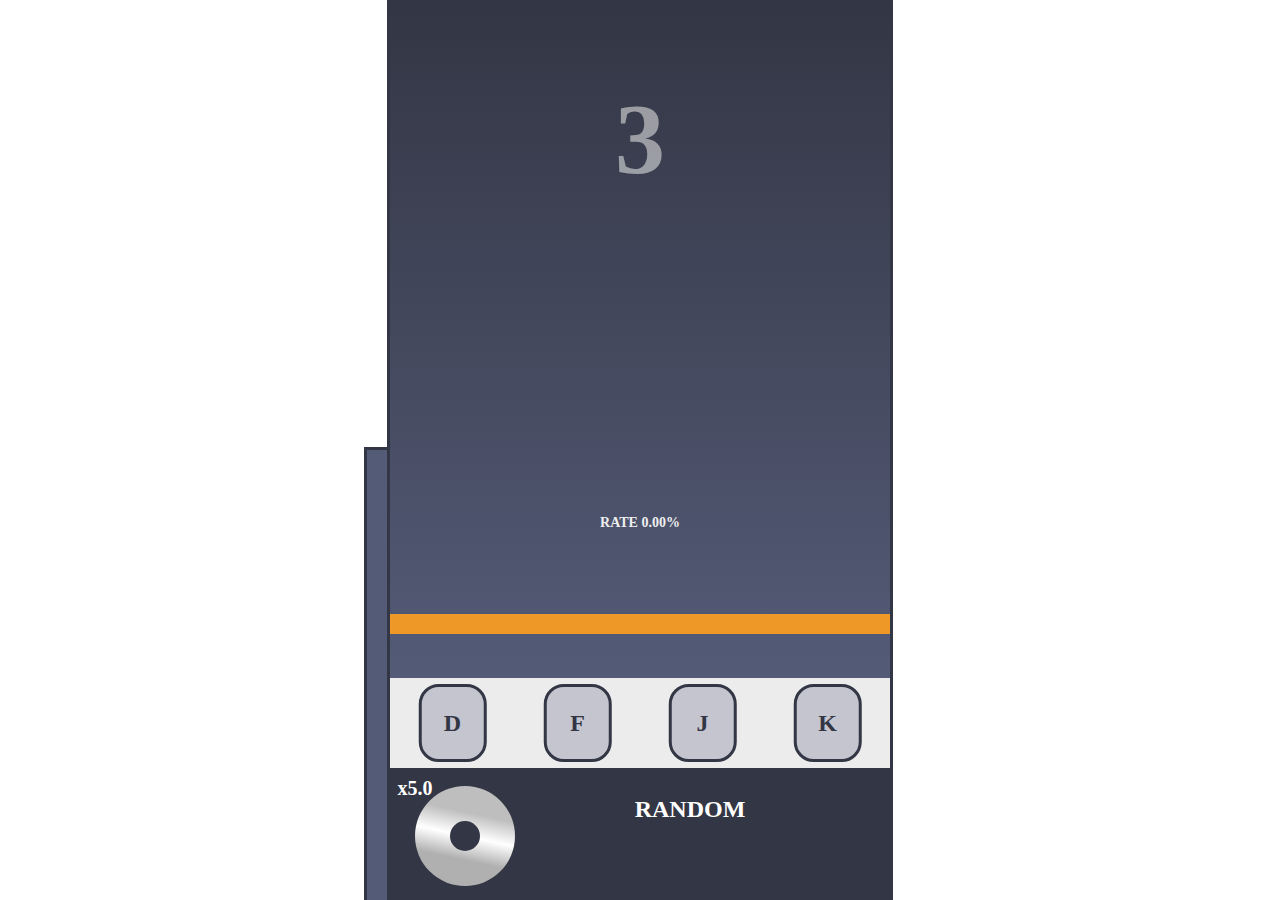
<file: index.html>
<!DOCTYPE html>
<html lang="kr">

<head>
    <meta charset="UTF-8">
    <title>Rhythm</title>
    <link rel="stylesheet" href="rhythm.css">
</head>

<body>
    <div id="testPage"></div>
    <div id="container">
        <div id="mainContainer">
            <div class="mainLine" id="l1">
                <div class="hitLight" id="hL1"></div>
            </div>
            <div class="mainLine" id="l2">
                <div class="hitLight" id="hL2"></div>
            </div>
            <div class="mainLine" id="l3">
                <div class="hitLight" id="hL3"></div>
            </div>
            <div class="mainLine" id="l4">
                <div class="hitLight" id="hL4"></div>
            </div>
            <div id="mainCounter" style="white-space: nowrap"></div>
            <div id="mainComboNumber"> </div>
            <div id="mainComboText"> </div>
            <div id="mainFooter"> </div>
            <div id="mainFooterRate">RATE 0.00%</div>
            <div id="mainFooterText"> </div>
            <div id="mainFooterTextDetail"> </div>
            <div id="mainEnding"> </div>
        </div>
        <div id="footerContainer">
            <div class="footerLine">
                <div class="footerBtn" id="f1">
                    <div class="footerBtnText">D</div>
                </div>
            </div>
            <div class="footerLine">
                <div class="footerBtn" id="f2">
                    <div class="footerBtnText">F</div>
                </div>
            </div>
            <div class="footerLine">
                <div class="footerBtn" id="f3">
                    <div class="footerBtnText">J</div>
                </div>
            </div>
            <div class="footerLine">
                <div class="footerBtn" id="f4">
                    <div class="footerBtnText">K</div>
                </div>
            </div>
        </div>
        <div id="songContainer">
            <div id="songCD"> </div>
            <div id="songCDHole"> </div>
            <div id="songTitle">RANDOM </div>
            <div id="songScore"> </div>
            <div id="noteSpeed"> </div>
        </div>
        <div id="HPContainer">
            <div id="myHP"> </div>
        </div>
    </div>
    <div id="escContainer">
        <div id="escBtnBox">
            <div class="escBtn escBtnSelect" id="escConnectBtn">이어하기</div>
            <div class="escBtn" id="escReplayBtn">재시작</div>
            <div class="escBtn" id="escSettingBtn">환경설정</div>
            <div class="escBtn" id="escLobbyBtn">메인화면으로</div>
        </div>
    </div>
    <div id="overContainer">
        <div id="gameOver">GAME OVER</div>
        <div id="gameOverReplay">다시하기</div>
    </div>
</body>

</html>
<script src="rhythm.js"> </script>
</file>
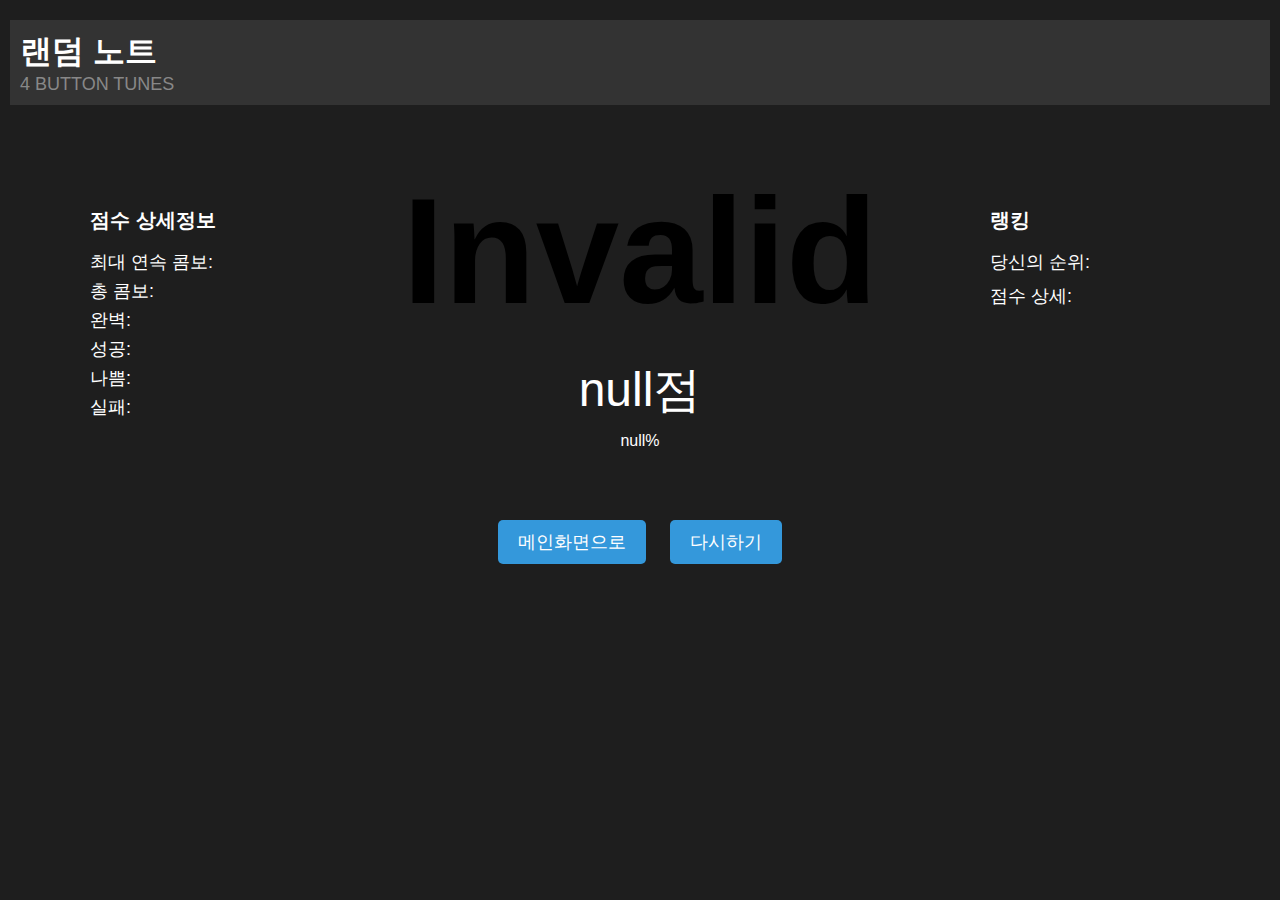
<file: html/result.html>
<!DOCTYPE html>
<html lang="kr">

<head>
    <meta charset="UTF-8">
    <title>Rhythm Game Result</title>
    <link rel="stylesheet" href="../css/result.css">
</head>

<body>
    <div class="result-screen">
        <!-- Top Section (Song Title and Difficulty) -->
        <div class="top-bar">
            <div class="song-info">
                <h1>랜덤 노트</h1>
                <span>4 BUTTON TUNES</span>
            </div>
        </div>

        <!-- Center Section (Grade, Score, Accuracy) -->
        <div class="center-section">
            <div id="grade" class="grade">A</div>
            <div class="score">935,253</div>
            <div class="rate">93.52%</div>
        </div>

        <!-- Left Section (Combo Breakdown) -->
        <div class="left-panel">
            <h2>점수 상세정보</h2>
            <ul>
                <li>최대 연속 콤보: <span>40</span></li>
                <li>총 콤보: <span>40</span></li>
                <li>완벽: <span>1502</span></li>
                <li>성공: <span>202</span></li>
                <li>나쁨: <span>100</span></li>
                <li>실패: <span>40</span></li>
            </ul>
        </div>

        <!-- Right Section (Ranking) -->
        <div class="right-panel">
            <h2>랭킹</h2>
            <div class="ranking-details">
                <ul id="ranking-list">
                    <!-- 랭킹이 여기 삽입됩니다 -->
                </ul>
                <p>당신의 순위: <span id="your-rank"></span></p>
                <p>점수 상세: <span id="your-score-details"></span></p>
            </div>
        </div>

        <!-- 추가: 메인화면으로 & 다시하기 버튼 -->
        <div class="action-buttons">
            <button class="main-menu-btn">메인화면으로</button>
            <button class="replay-btn">다시하기</button>
        </div>
    </div>
    <script src="../js/result.js"></script>
</body>

</html>
</file>
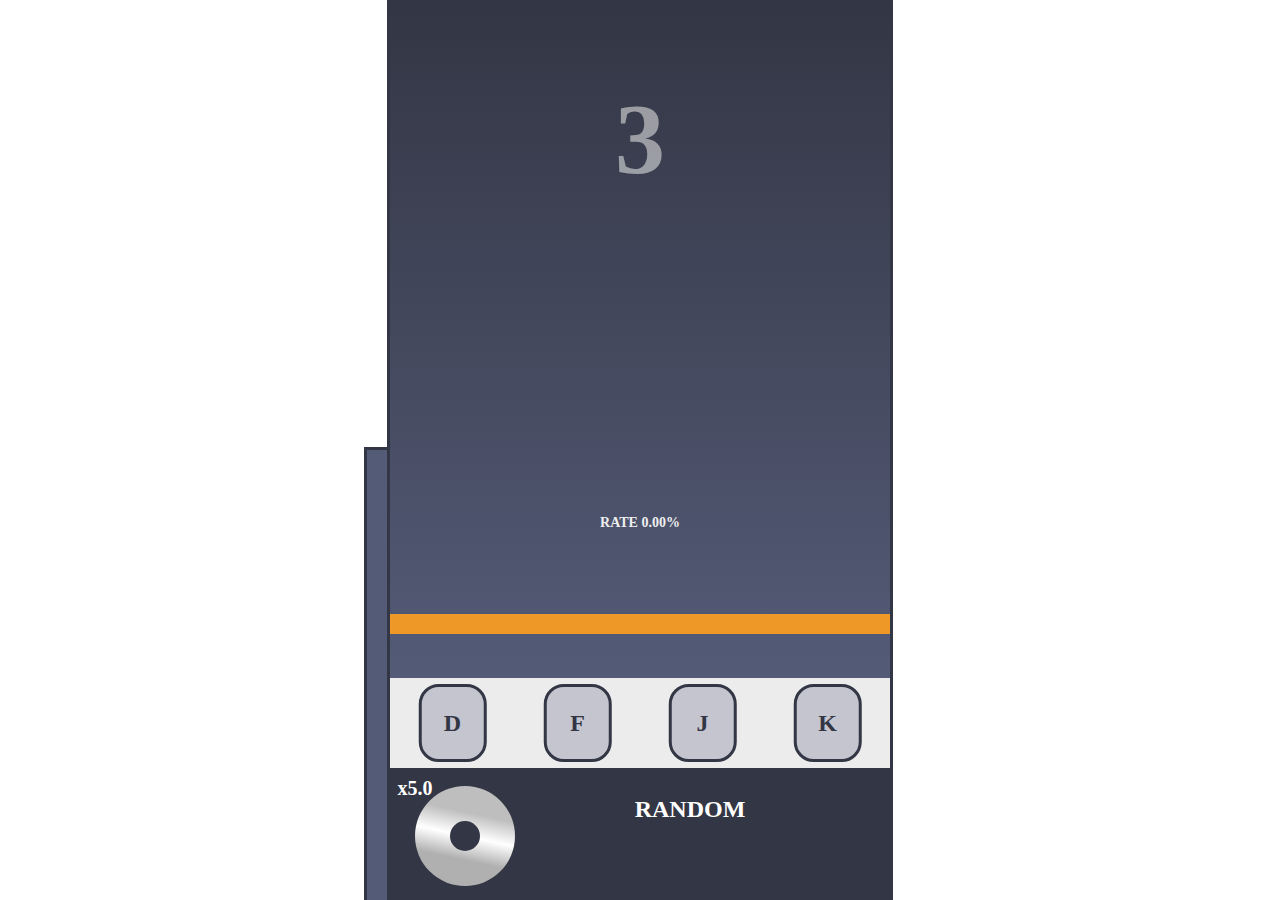
<file: html/rhythm.html>
<!DOCTYPE html>
<html lang="kr">

<head>
    <meta charset="UTF-8">
    <meta name="viewport" content="width=device-width, initial-scale=1.0, user-scalable=no">
    <!-- 위 메타 태그는 확대를 방지합니다 -->
    <title>Rhythm</title>
    <link rel="stylesheet" href="../css/rhythm.css">
</head>

<body>
    <div id="testPage"></div>
    <div id="container">
        <div id="mainContainer">
            <div class="mainLine" id="l1">
                <div class="hitLight" id="hL1"></div>
            </div>
            <div class="mainLine" id="l2">
                <div class="hitLight" id="hL2"></div>
            </div>
            <div class="mainLine" id="l3">
                <div class="hitLight" id="hL3"></div>
            </div>
            <div class="mainLine" id="l4">
                <div class="hitLight" id="hL4"></div>
            </div>
            <div id="mainCounter" style="white-space: nowrap"></div>
            <div id="mainComboNumber"> </div>
            <div id="mainComboText"> </div>
            <div id="mainFooter"> </div>
            <div id="mainFooterRate">RATE 0.00%</div>
            <div id="mainFooterText"> </div>
            <div id="mainFooterTextDetail"> </div>
            <div id="mainEnding"> </div>
        </div>
        <div id="footerContainer">
            <div class="footerLine">
                <div class="footerBtn" id="f1">
                    <div class="footerBtnText">D</div>
                </div>
            </div>
            <div class="footerLine">
                <div class="footerBtn" id="f2">
                    <div class="footerBtnText">F</div>
                </div>
            </div>
            <div class="footerLine">
                <div class="footerBtn" id="f3">
                    <div class="footerBtnText">J</div>
                </div>
            </div>
            <div class="footerLine">
                <div class="footerBtn" id="f4">
                    <div class="footerBtnText">K</div>
                </div>
            </div>
        </div>
        <div id="songContainer">
            <div id="songCD"> </div>
            <div id="songCDHole"> </div>
            <div id="songTitle">RANDOM </div>
            <div id="songScore"> </div>
            <div id="noteSpeed"> </div>
        </div>
        <div id="HPContainer">
            <div id="myHP"> </div>
        </div>
    </div>
    <div id="escContainer">
        <div id="escBtnBox">
            <div class="escBtn escBtnSelect" id="escConnectBtn">이어하기</div>
            <div class="escBtn" id="escReplayBtn">재시작</div>
            <div class="escBtn" id="escSettingBtn">환경설정</div>
            <div class="escBtn" id="escLobbyBtn">메인화면으로</div>
        </div>
    </div>
    <div id="overContainer">
        <div id="gameOver">GAME OVER</div>
        <div id="gameOverReplay">다시하기</div>
    </div>
</body>

</html>
<script src="../js/rhythm.js"></script>
</file>
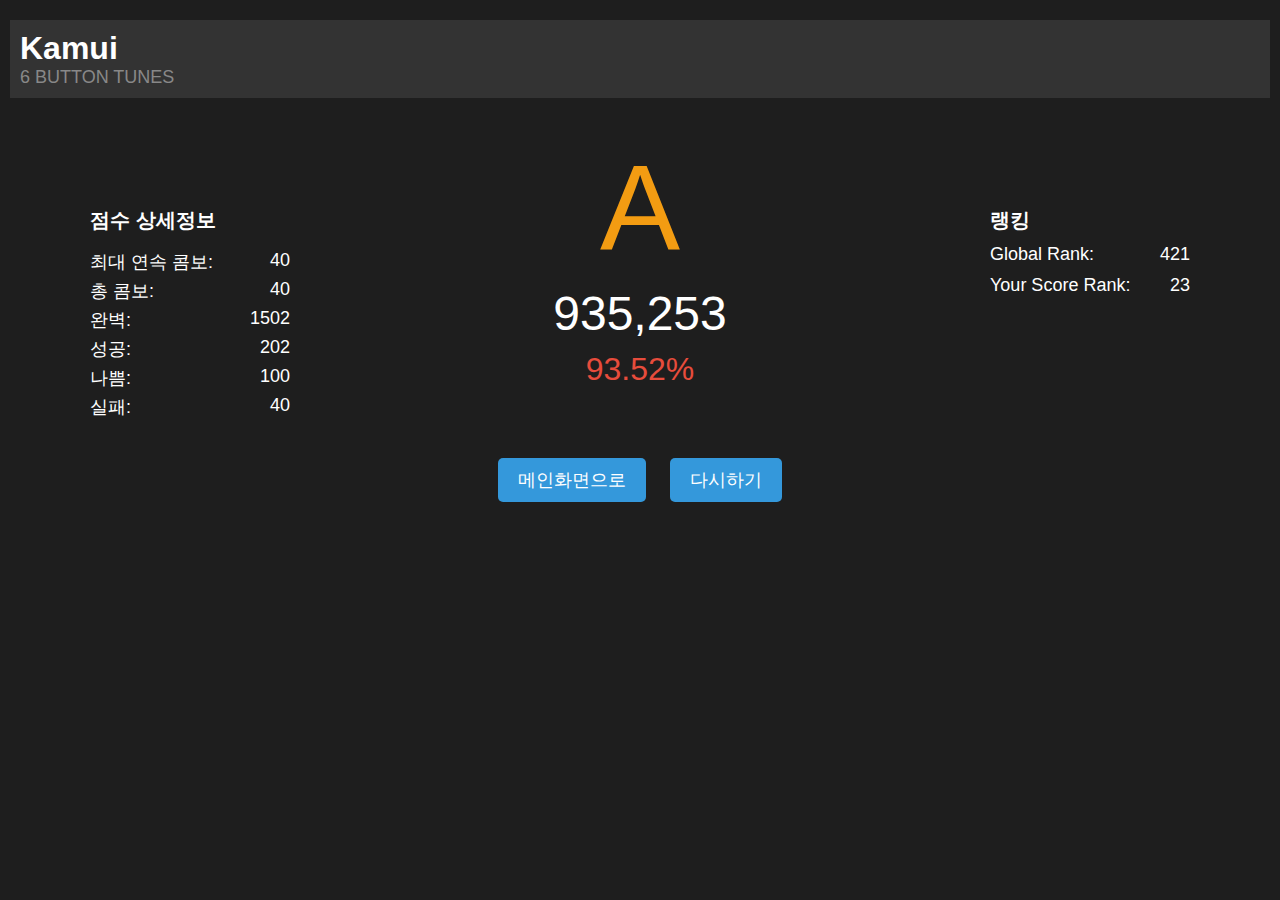
<file: templates/result.html>
<!DOCTYPE html>
<html lang="kr">

<head>
    <meta charset="UTF-8">
    <title>Rhythm Game Result</title>
    <link rel="stylesheet" href="../static/css/result.css">
</head>

<body>
    <div class="result-screen">
        <!-- Top Section (Song Title and Difficulty) -->
        <div class="top-bar">
            <div class="song-info">
                <h1>Kamui</h1>
                <span>6 BUTTON TUNES</span>
            </div>
        </div>

        <!-- Center Section (Grade, Score, Accuracy) -->
        <div class="center-section">
            <div class="grade">A</div>
            <div class="score">935,253</div>
            <div class="accuracy">93.52%</div>
        </div>

        <!-- Left Section (Combo Breakdown) -->
        <div class="left-panel">
            <h2>점수 상세정보</h2>
            <ul>
                <li>최대 연속 콤보: <span>40</span></li>
                <li>총 콤보: <span>40</span></li>
                <li>완벽: <span>1502</span></li>
                <li>성공: <span>202</span></li>
                <li>나쁨: <span>100</span></li>
                <li>실패: <span>40</span></li>
            </ul>
        </div>

        <!-- Right Section (Ranking) -->
        <div class="right-panel">
            <h2>랭킹</h2>
            <div class="ranking-details">
                <p>Global Rank: <span>421</span></p>
                <p>Your Score Rank: <span>23</span></p>
            </div>
        </div>

        <!-- 추가: 메인화면으로 & 다시하기 버튼 -->
        <div class="action-buttons">
            <button class="main-menu-btn">메인화면으로</button>
            <button class="replay-btn">다시하기</button>
        </div>
    </div>
    <script src="../static/js/result.js"></script>
</body>

</html>
</file>
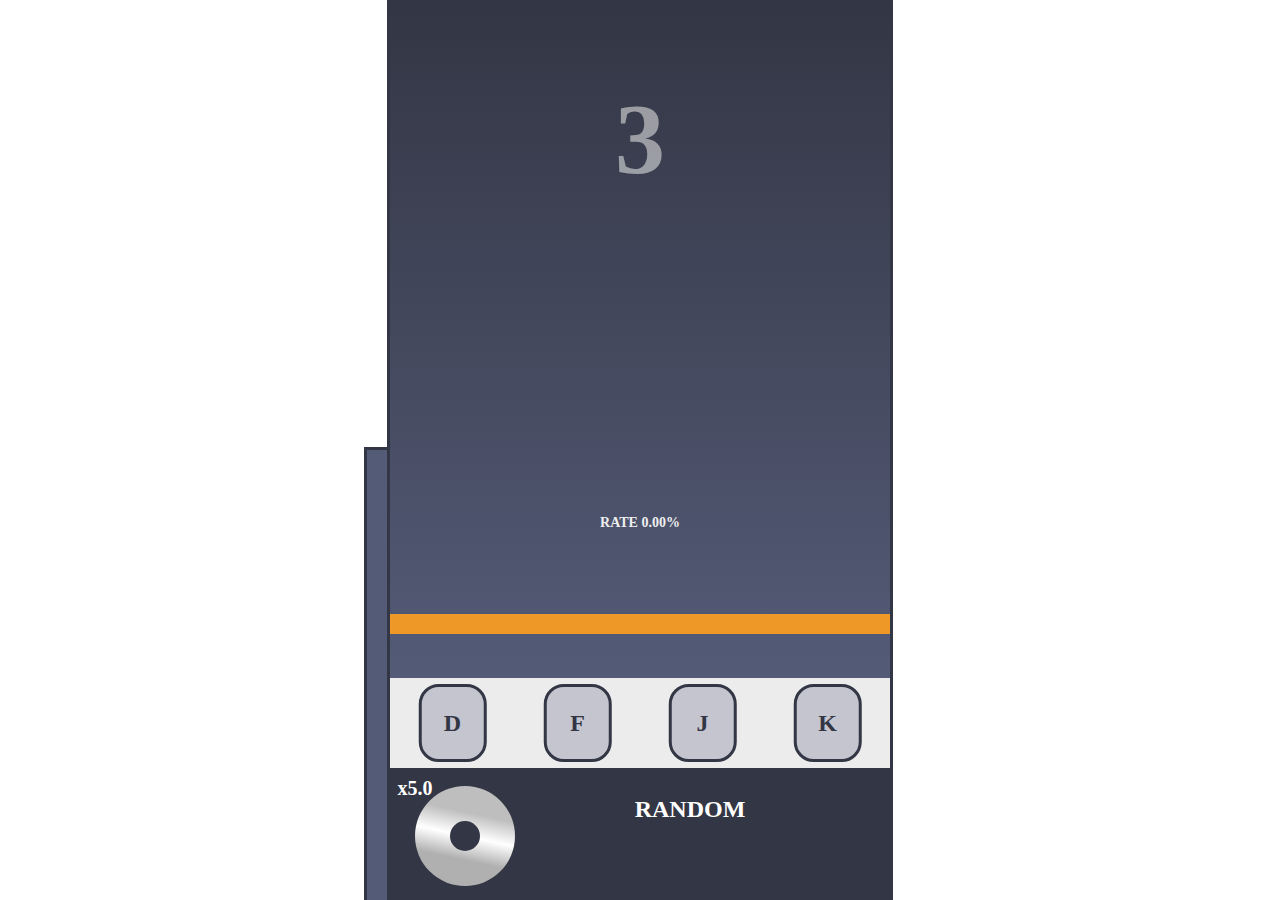
<file: templates/rhythm.html>
<!DOCTYPE html>
<html lang="kr">

<head>
    <meta charset="UTF-8">
    <title>Rhythm</title>
    <link rel="stylesheet" href="../static/css/rhythm.css">
</head>

<body>
    <div id="testPage"></div>
    <div id="container">
        <div id="mainContainer">
            <div class="mainLine" id="l1">
                <div class="hitLight" id="hL1"></div>
            </div>
            <div class="mainLine" id="l2">
                <div class="hitLight" id="hL2"></div>
            </div>
            <div class="mainLine" id="l3">
                <div class="hitLight" id="hL3"></div>
            </div>
            <div class="mainLine" id="l4">
                <div class="hitLight" id="hL4"></div>
            </div>
            <div id="mainCounter" style="white-space: nowrap"></div>
            <div id="mainComboNumber"> </div>
            <div id="mainComboText"> </div>
            <div id="mainFooter"> </div>
            <div id="mainFooterRate">RATE 0.00%</div>
            <div id="mainFooterText"> </div>
            <div id="mainFooterTextDetail"> </div>
            <div id="mainEnding"> </div>
        </div>
        <div id="footerContainer">
            <div class="footerLine">
                <div class="footerBtn" id="f1">
                    <div class="footerBtnText">D</div>
                </div>
            </div>
            <div class="footerLine">
                <div class="footerBtn" id="f2">
                    <div class="footerBtnText">F</div>
                </div>
            </div>
            <div class="footerLine">
                <div class="footerBtn" id="f3">
                    <div class="footerBtnText">J</div>
                </div>
            </div>
            <div class="footerLine">
                <div class="footerBtn" id="f4">
                    <div class="footerBtnText">K</div>
                </div>
            </div>
        </div>
        <div id="songContainer">
            <div id="songCD"> </div>
            <div id="songCDHole"> </div>
            <div id="songTitle">RANDOM </div>
            <div id="songScore"> </div>
            <div id="noteSpeed"> </div>
        </div>
        <div id="HPContainer">
            <div id="myHP"> </div>
        </div>
    </div>
    <div id="escContainer">
        <div id="escBtnBox">
            <div class="escBtn escBtnSelect" id="escConnectBtn">이어하기</div>
            <div class="escBtn" id="escReplayBtn">재시작</div>
            <div class="escBtn" id="escSettingBtn">환경설정</div>
            <div class="escBtn" id="escLobbyBtn">메인화면으로</div>
        </div>
    </div>
    <div id="overContainer">
        <div id="gameOver">GAME OVER</div>
        <div id="gameOverReplay">다시하기</div>
    </div>
    <ul id="ranking-list">
        <!-- 랭킹이 여기 삽입됩니다 -->
    </ul>
</body>

</html>
<script src="../static/js/rhythm.js"></script>
</file>
<file: rhythm.css>
root {
    --degCD: 0;
    --myHPpercent: 100;

    font-family: '강한공군체';

}

#container {
    position: fixed;
    top: 0;
    left: 50%;
    transform: translate(-50%, 0);
    border: 3px solid rgb(51, 54, 68);
    width: 30%;
    min-width: 500px;
    height: 100%;
    user-select: none;

}

@keyframes stageClearAnimation {
    25% {
        transform: translate(calc(-50% + 10px), 0);
    }

    50% {
        transform: translate(calc(-50% - 5px), 0);
    }

    75% {
        transform: translate(calc(-50% + 5px), 0);
    }

    100% {
        transform: translate(calc(-50% - 10px), 0);
    }
}

#mainContainer {
    position: relative;
    background: linear-gradient(to bottom, rgb(51, 54, 68), rgb(84, 91, 119));
    width: 100%;
    height: 75%;
}

.mainLine {
    position: relative;
    width: 25%;
    height: 100%;
    float: left;
}

.hitLight {
    z-index: 4;
    position: absolute;
    top: 92%;
    left: 50%;
    transform: translate(-50%, -50%);
    border-radius: 50%;
    border: solid 1px rgb(236, 233, 220);
    box-shadow: 0 0 10px rgb(236, 233, 220),
        0 0 25px rgb(236, 233, 220),
        0 0 50px rgb(236, 233, 220);
    width: 50px;
    height: 50px;
    opacity: 0;
    transition: width 0.1s, height 0.1s;
}

.note {
    z-index: 2;
    position: absolute;
    transform: translate(0, -50%);
    border-radius: 10px;
    width: 100%;
    height: 20px;
    text-align: center;
}

.longnote {
    z-index: 1.9;
    position: absolute;
    transform: translate(0, -50%);
    width: 100%;
    text-align: center;
    vertical-align: middle;

}

.start {
    transform: translate(0, calc(-100% + 10px));
    border-radius: 10px;
}

.end {
    transform: translate(0, -10px);
    border-radius: 10px;
}

.whiteNote {
    background: linear-gradient(to bottom, rgb(255, 255, 255), rgb(189, 189, 189));
}

.whiteLongNote {
    background: rgb(255, 255, 255, 1);
}

.blueNote {
    background: linear-gradient(to bottom, rgb(172, 255, 237), rgb(27, 164, 255));

}

.blueLongNote {
    background: rgba(72, 182, 255, 1);
}

#mainCounter {
    z-index: 4;
    position: absolute;
    top: 20%;
    left: 50%;
    transform: translate(-50%, -50%);
    color: rgba(221, 221, 221, 0.6);
    font-size: 100px;
    font-weight: 700;
    text-align: center;
}

#mainFooter {
    position: absolute;
    top: 92%;
    transform: translate(0, -50%);
    background: rgb(238, 152, 39);
    width: 100%;
    height: 20px;
}

#mainFooterRate {
    z-index: 4;
    position: absolute;
    top: 77%;
    left: 50%;
    transform: translate(-50%, -50%);
    color: rgb(238, 238, 238);
    font-size: 14px;
    font-weight: 700;
}

#mainFooterText {
    z-index: 4;
    position: absolute;
    top: 82%;
    left: 50%;
    transform: translate(-50%, -50%);
    color: rgb(158, 158, 158);
    font-size: 42px;
    font-weight: 700;
}

#mainFooterTextDetail {
    z-index: 4;
    position: absolute;
    top: 82%;
    left: 65%;
    transform: translate(-50%, -50%);
    color: rgb(140, 161, 255);
    font-size: 18px;

}

@keyframes entryFooterText {
    0% {
        font-size: 36px;
    }

    100% {
        font-size: 42px;
    }

}

#mainComboNumber {
    z-index: 4;
    position: absolute;
    top: 20%;
    left: 50%;
    transform: translate(-50%, -50%);
    color: rgba(221, 221, 221, 0.6);
    font-size: 80px;
    font-weight: 700;
    text-align: center;

}

@keyframes entryCombo {
    0% {
        transform: translate(-50%, -30%);
    }

    100% {
        transform: translate(-50%, -50%);
    }

}

#mainComboText {
    position: absolute;
    top: 30%;
    left: 50%;
    transform: translate(-50%, -50%);
    color: rgba(221, 221, 221, 0.6);
    font-size: 24px;
    font-weight: 700;
    text-align: center;
}

#mainEnding {
    position: absolute;
    top: 20%;
    left: 50%;
    transform: translate(-50%, -50%);
    color: rgb(255, 255, 255);
    font-size: 70px;
    font-weight: 700;
    font-style: italic;
    text-align: center;
    opacity: 0;
}

@keyframes entryEnding {
    0% {
        font-size: 100px;
    }

    100% {
        font-size: 70px;
    }
}

#mainContainer:after {
    clear: both;
}

#footerContainer {
    z-index: 3;
    position: relative;
    background: rgb(236, 236, 236);
    width: 100%;
    height: 10%;
}

.footerLine {
    position: relative;
    width: 25%;
    height: 100%;
    float: left;
}

.footerBtn {
    position: absolute;
    top: 50%;
    left: 50%;
    transform: translate(-50%, -50%);
    border: solid 3px rgb(51, 54, 68);
    border-radius: 20px;
    background: rgb(197, 197, 207);
    width: 50%;
    height: 80%;
    transition: all 0.1s;
}

.footerBtnText {
    position: absolute;
    top: 50%;
    left: 50%;
    transform: translate(-50%, -50%);
    color: rgb(51, 54, 68);
    font-size: 24px;
    font-weight: 700;
}

.footerBtn:active {
    border-top: solid 7px rgb(51, 54, 68);
    background: rgb(238, 152, 39);
}

#songContainer {
    z-index: 3;
    position: relative;
    background: rgb(51, 54, 68);
    width: 100%;
    height: 15%;
}

#songCD {
    position: absolute;
    top: 50%;
    left: 15%;
    transform: translate(-50%, -50%);
    border-radius: 50%;
    background: linear-gradient(calc(var(--degCD) * 1deg), rgb(177, 176, 176) 30%, rgb(255, 255, 255), rgb(190, 190, 190) 70%);
    width: 100px;
    height: 100px;
}

#songCDHole {
    position: absolute;
    top: 50%;
    left: 15%;
    transform: translate(-50%, -50%);
    border-radius: 50%;
    background: rgb(51, 54, 68);
    width: 30px;
    height: 30px;
}

#songTitle {
    position: absolute;
    top: 30%;
    left: 60%;
    transform: translate(-50%, -50%);
    color: white;
    font-size: 24px;
    font-weight: 700;
}

#noteSpeed {
    position: absolute;
    top: 15%;
    left: 5%;
    transform: translate(-50%, -50%);
    color: white;
    font-size: 20px;
    font-weight: 700;

}

#HPContainer {
    position: absolute;
    bottom: 0;
    transform: translate(-100%, 0);
    border: solid 3px rgb(51, 54, 68);
    background: rgb(84, 91, 119);
    width: 20px;
    height: 50%;
}

#myHP {
    position: absolute;
    bottom: 0;
    background: rgb(255, 255, 255);
    width: 100%;
    height: calc(var(--myHPpercent) * 1%);
}

#escContainer {
    z-index: 5;
    position: fixed;
    top: 0;
    left: 0;
    background: rgb(0, 0, 0, 0.5);
    width: 100%;
    height: 100%;
    user-select: none;
    pointer-events: none;
    opacity: 0;
}

#escBtnBox {
    position: absolute;
    top: 50%;
    left: 50%;
    transform: translate(-50%, -50%);

}

.escBtn {
    position: relative;
    left: 50%;
    transform: translate(-50%, 0);
    border-radius: 15px;
    background: rgb(84, 91, 119);
    width: 200px;
    color: white;
    padding: 15px;
    margin: 15px 0;
    font-size: 24px;
    font-weight: 700;
    text-align: center;
    white-space: nowrap;
    cursor: pointer;

}

.escBtnSelect {
    background: rgb(178, 182, 196);
    color: rgb(51, 54, 68);
}

#overContainer {
    z-index: 5;
    position: fixed;
    top: 0;
    left: 0;
    background: rgb(0, 0, 0);
    width: 100%;
    height: 100%;
    user-select: none;
    pointer-events: none;
    opacity: 0;

}

#gameOver {
    position: absolute;
    top: 40%;
    left: 50%;
    transform: translate(-50%, -50%);
    color: white;
    font-size: 80px;
    font-weight: 700;
    white-space: nowrap;
}

#gameOverReplay {
    position: absolute;
    top: 60%;
    left: 50%;
    transform: translate(-50%, -50%);
    border-radius: 15px;
    background: rgb(84, 91, 119);
    color: white;
    padding: 15px;
    font-size: 24px;
    font-weight: 700;
    white-space: nowrap;
    cursor: pointer;
    opacity: 0;
}
</file>
<file: css/result.css>
body {
    background-color: #1e1e1e;
    font-family: Arial, sans-serif;
    color: white;
    margin: 0;
    padding: 0;
}

.result-screen {
    display: flex;
    flex-direction: column;
    align-items: center;
    margin: 20px;
    position: relative;
}

.top-bar {
    width: 100%;
    display: flex;
    justify-content: space-between;
    padding: 10px;
    background-color: #333;
}

.song-info h1 {
    font-size: 32px;
    margin: 0;
}

.song-info span {
    font-size: 18px;
    color: #888;
}

.center-section {
    text-align: center;
    margin: 40px 0;
}

.grade {
    font-size: 150px;
    font-weight: bold;
    margin: 20px;
    background: linear-gradient(45deg, #000, #000); /* Default */
    color: transparent; /* Hide text color */
    background-clip: text; /* Apply gradient to text */
    -webkit-text-fill-color: transparent;
    -webkit-background-clip: text; /* For WebKit browsers */
    animation: shimmer 2s infinite;
}

@keyframes shimmer {
    0% { background-position: 0% 0%; }
    50% { background-position: 100% 100%; }
    100% { background-position: 0% 0%; }
}

.score {
    font-size: 48px;
    margin: 10px 0;
}

.accuracy {
    font-size: 32px;
    color: #e74c3c;
}

.left-panel, .right-panel {
    position: absolute;
    top: 150px;
    padding: 20px;
}

.left-panel {
    left: 50px;
    width: 200px;
}

.left-panel h2 {
    font-size: 20px;
    margin-bottom: 10px;
}

.left-panel ul {
    list-style-type: none;
    padding: 0;
}

.left-panel li {
    font-size: 18px;
    margin: 5px 0;
}

.left-panel span {
    float: right;
}

.right-panel {
    right: 50px;
    width: 200px;
}

.right-panel h2 {
    font-size: 20px;
    margin-bottom: 10px;
}

.right-panel .ranking-details p {
    font-size: 18px;
    margin: 10px 0;
}

.right-panel .ranking-details span {
    float: right;
}

/* 추가된 버튼의 스타일 */
.action-buttons {
    text-align: center;
    margin-top: 20px;
}

.action-buttons button {
    background-color: #3498db;
    border: none;
    color: white;
    padding: 10px 20px;
    font-size: 18px;
    margin: 10px;
    cursor: pointer;
    border-radius: 5px;
    transition: background-color 0.3s ease;
}

.action-buttons button:hover {
    background-color: #2980b9;
}
</file>
<file: css/rhythm.css>
root {
    --degCD: 0;
    --myHPpercent: 100;

    font-family: '강한공군체';
}

html {
    font-size: 100%; /* 기본 크기 */
}

@media (max-width: 768px) {
    html {
        font-size: 70%; /* 모바일에서는 기본 크기를 70%로 줄임 */
    }
}

/* 기본 스타일 (데스크톱) */
#container {
    position: fixed;
    top: 0;
    left: 50%;
    transform: translate(-50%, 0);
    border: 3px solid rgb(51, 54, 68);
    width: 30%;
    min-width: 500px;
    height: 100%;
    user-select: none;
}

/* 모바일 화면 대응 스타일 */
@media (max-width: 768px) {
    #container {
        width: 90%; /* 화면의 전체 너비를 사용 */
        min-width: auto; /* 최소 너비 제한 제거 */
        border: 2px solid rgb(51, 54, 68); /* 모바일에서 border 두께 줄이기 */
    }
}

@keyframes stageClearAnimation {
    25% {
        transform: translate(calc(-50% + 10px), 0);
    }

    50% {
        transform: translate(calc(-50% - 5px), 0);
    }

    75% {
        transform: translate(calc(-50% + 5px), 0);
    }

    100% {
        transform: translate(calc(-50% - 10px), 0);
    }
}

#mainContainer {
    position: relative;
    background: linear-gradient(to bottom, rgb(51, 54, 68), rgb(84, 91, 119));
    width: 100%;
    height: 75%;
}

.mainLine {
    position: relative;
    width: 25%;
    height: 100%;
    float: left;
}

.hitLight {
    z-index: 4;
    position: absolute;
    top: 92%;
    left: 50%;
    transform: translate(-50%, -50%);
    border-radius: 50%;
    border: solid 1px rgb(236, 233, 220);
    box-shadow: 0 0 10px rgb(236, 233, 220),
        0 0 25px rgb(236, 233, 220),
        0 0 50px rgb(236, 233, 220);
    width: 50px;
    height: 50px;
    opacity: 0;
    transition: width 0.1s, height 0.1s;
}

.note {
    z-index: 2;
    position: absolute;
    transform: translate(0, -50%);
    border-radius: 10px;
    width: 100%;
    height: 20px;
    text-align: center;
}

.longnote {
    z-index: 1.9;
    position: absolute;
    transform: translate(0, -50%);
    width: 100%;
    text-align: center;
    vertical-align: middle;

}

.start {
    transform: translate(0, calc(-100% + 10px));
    border-radius: 10px;
}

.end {
    transform: translate(0, -10px);
    border-radius: 10px;
}

.whiteNote {
    background: linear-gradient(to bottom, rgb(255, 255, 255), rgb(189, 189, 189));
}

.whiteLongNote {
    background: rgb(255, 255, 255, 1);
}

.blueNote {
    background: linear-gradient(to bottom, rgb(172, 255, 237), rgb(27, 164, 255));

}

.blueLongNote {
    background: rgba(72, 182, 255, 1);
}

#mainCounter {
    z-index: 4;
    position: absolute;
    top: 20%;
    left: 50%;
    transform: translate(-50%, -50%);
    color: rgba(221, 221, 221, 0.6);
    font-size: 100px;
    font-weight: 700;
    text-align: center;
}

#mainFooter {
    position: absolute;
    top: 92%;
    transform: translate(0, -50%);
    background: rgb(238, 152, 39);
    width: 100%;
    height: 20px;
}

#mainFooterRate {
    z-index: 4;
    position: absolute;
    top: 77%;
    left: 50%;
    transform: translate(-50%, -50%);
    color: rgb(238, 238, 238);
    font-size: 14px;
    font-weight: 700;
}

#mainFooterText {
    z-index: 4;
    position: absolute;
    top: 82%;
    left: 50%;
    transform: translate(-50%, -50%);
    color: rgb(158, 158, 158);
    font-size: 42px;
    font-weight: 700;
}

#mainFooterTextDetail {
    z-index: 4;
    position: absolute;
    top: 82%;
    left: 65%;
    transform: translate(-50%, -50%);
    color: rgb(140, 161, 255);
    font-size: 18px;

}

@keyframes entryFooterText {
    0% {
        font-size: 36px;
    }

    100% {
        font-size: 42px;
    }

}

#mainComboNumber {
    z-index: 4;
    position: absolute;
    top: 20%;
    left: 50%;
    transform: translate(-50%, -50%);
    color: rgba(221, 221, 221, 0.6);
    font-size: 80px;
    font-weight: 700;
    text-align: center;

}

@keyframes entryCombo {
    0% {
        transform: translate(-50%, -30%);
    }

    100% {
        transform: translate(-50%, -50%);
    }

}

#mainComboText {
    position: absolute;
    top: 30%;
    left: 50%;
    transform: translate(-50%, -50%);
    color: rgba(221, 221, 221, 0.6);
    font-size: 24px;
    font-weight: 700;
    text-align: center;
}

#mainEnding {
    position: absolute;
    top: 20%;
    left: 50%;
    transform: translate(-50%, -50%);
    color: rgb(255, 255, 255);
    font-size: 70px;
    font-weight: 700;
    font-style: italic;
    text-align: center;
    opacity: 0;
}

@keyframes entryEnding {
    0% {
        font-size: 100px;
    }

    100% {
        font-size: 70px;
    }
}

#mainContainer:after {
    clear: both;
}

#footerContainer {
    z-index: 3;
    position: relative;
    background: rgb(236, 236, 236);
    width: 100%;
    height: 10%;
}

.footerLine {
    position: relative;
    width: 25%;
    height: 100%;
    float: left;
}

.footerBtn {
    position: absolute;
    top: 50%;
    left: 50%;
    transform: translate(-50%, -50%);
    border: solid 3px rgb(51, 54, 68);
    border-radius: 20px;
    background: rgb(197, 197, 207);
    width: 50%;
    height: 80%;
    transition: all 0.1s;
}

@media (max-width: 768px) {
    .footerBtn {
        width: 90%;
    }
}

.footerBtnText {
    position: absolute;
    top: 50%;
    left: 50%;
    transform: translate(-50%, -50%);
    color: rgb(51, 54, 68);
    font-size: 24px;
    font-weight: 700;
}

.footerBtn:active {
    border-top: solid 7px rgb(51, 54, 68);
    background: rgb(238, 152, 39);
}

#songContainer {
    z-index: 3;
    position: relative;
    background: rgb(51, 54, 68);
    width: 100%;
    height: 15%;
}

#songCD {
    position: absolute;
    top: 50%;
    left: 15%;
    transform: translate(-50%, -50%);
    border-radius: 50%;
    background: linear-gradient(calc(var(--degCD) * 1deg), rgb(177, 176, 176) 30%, rgb(255, 255, 255), rgb(190, 190, 190) 70%);
    width: 100px;
    height: 100px;
}

#songCDHole {
    position: absolute;
    top: 50%;
    left: 15%;
    transform: translate(-50%, -50%);
    border-radius: 50%;
    background: rgb(51, 54, 68);
    width: 30px;
    height: 30px;
}

#songTitle {
    position: absolute;
    top: 30%;
    left: 60%;
    transform: translate(-50%, -50%);
    color: white;
    font-size: 24px;
    font-weight: 700;
}

#noteSpeed {
    position: absolute;
    top: 15%;
    left: 5%;
    transform: translate(-50%, -50%);
    color: white;
    font-size: 20px;
    font-weight: 700;

}

#HPContainer {
    position: absolute;
    bottom: 0;
    transform: translate(-100%, 0);
    border: solid 3px rgb(51, 54, 68);
    background: rgb(84, 91, 119);
    width: 20px;
    height: 50%;
}

#myHP {
    position: absolute;
    bottom: 0;
    background: rgb(255, 255, 255);
    width: 100%;
    height: calc(var(--myHPpercent) * 1%);
}

#escContainer {
    z-index: 5;
    position: fixed;
    top: 0;
    left: 0;
    background: rgb(0, 0, 0, 0.5);
    width: 100%;
    height: 100%;
    user-select: none;
    pointer-events: none;
    opacity: 0;
}

#escBtnBox {
    position: absolute;
    top: 50%;
    left: 50%;
    transform: translate(-50%, -50%);

}

.escBtn {
    position: relative;
    left: 50%;
    transform: translate(-50%, 0);
    border-radius: 15px;
    background: rgb(84, 91, 119);
    width: 200px;
    color: white;
    padding: 15px;
    margin: 15px 0;
    font-size: 24px;
    font-weight: 700;
    text-align: center;
    white-space: nowrap;
    cursor: pointer;

}

.escBtnSelect {
    background: rgb(178, 182, 196);
    color: rgb(51, 54, 68);
}

#overContainer {
    z-index: 5;
    position: fixed;
    top: 0;
    left: 0;
    background: rgb(0, 0, 0);
    width: 100%;
    height: 100%;
    user-select: none;
    pointer-events: none;
    opacity: 0;

}

#gameOver {
    position: absolute;
    top: 40%;
    left: 50%;
    transform: translate(-50%, -50%);
    color: white;
    font-size: 80px;
    font-weight: 700;
    white-space: nowrap;
}

@media (max-width: 768px) {
    #gameOver {
        color: white;
        font-size: 50px;
    }
}

#gameOverReplay {
    position: absolute;
    top: 60%;
    left: 50%;
    transform: translate(-50%, -50%);
    border-radius: 15px;
    background: rgb(84, 91, 119);
    color: white;
    padding: 15px;
    font-size: 24px;
    font-weight: 700;
    white-space: nowrap;
    cursor: pointer;
    opacity: 0;
}
</file>
<file: static/css/result.css>
body {
    background-color: #1e1e1e;
    font-family: Arial, sans-serif;
    color: white;
    margin: 0;
    padding: 0;
}

.result-screen {
    display: flex;
    flex-direction: column;
    align-items: center;
    margin: 20px;
    position: relative;
}

.top-bar {
    width: 100%;
    display: flex;
    justify-content: space-between;
    padding: 10px;
    background-color: #333;
}

.song-info h1 {
    font-size: 32px;
    margin: 0;
}

.song-info span {
    font-size: 18px;
    color: #888;
}

.center-section {
    text-align: center;
    margin: 40px 0;
}

.grade {
    font-size: 120px;
    color: #f39c12;
}

.score {
    font-size: 48px;
    margin: 10px 0;
}

.accuracy {
    font-size: 32px;
    color: #e74c3c;
}

.left-panel, .right-panel {
    position: absolute;
    top: 150px;
    padding: 20px;
}

.left-panel {
    left: 50px;
    width: 200px;
}

.left-panel h2 {
    font-size: 20px;
    margin-bottom: 10px;
}

.left-panel ul {
    list-style-type: none;
    padding: 0;
}

.left-panel li {
    font-size: 18px;
    margin: 5px 0;
}

.left-panel span {
    float: right;
}

.right-panel {
    right: 50px;
    width: 200px;
}

.right-panel h2 {
    font-size: 20px;
    margin-bottom: 10px;
}

.right-panel .ranking-details p {
    font-size: 18px;
    margin: 10px 0;
}

.right-panel .ranking-details span {
    float: right;
}

/* 추가된 버튼의 스타일 */
.action-buttons {
    text-align: center;
    margin-top: 20px;
}

.action-buttons button {
    background-color: #3498db;
    border: none;
    color: white;
    padding: 10px 20px;
    font-size: 18px;
    margin: 10px;
    cursor: pointer;
    border-radius: 5px;
    transition: background-color 0.3s ease;
}

.action-buttons button:hover {
    background-color: #2980b9;
}
</file>
<file: static/css/rhythm.css>
root {
    --degCD: 0;
    --myHPpercent: 100;

    font-family: '강한공군체';

}

#container {
    position: fixed;
    top: 0;
    left: 50%;
    transform: translate(-50%, 0);
    border: 3px solid rgb(51, 54, 68);
    width: 30%;
    min-width: 500px;
    height: 100%;
    user-select: none;

}

@keyframes stageClearAnimation {
    25% {
        transform: translate(calc(-50% + 10px), 0);
    }

    50% {
        transform: translate(calc(-50% - 5px), 0);
    }

    75% {
        transform: translate(calc(-50% + 5px), 0);
    }

    100% {
        transform: translate(calc(-50% - 10px), 0);
    }
}

#mainContainer {
    position: relative;
    background: linear-gradient(to bottom, rgb(51, 54, 68), rgb(84, 91, 119));
    width: 100%;
    height: 75%;
}

.mainLine {
    position: relative;
    width: 25%;
    height: 100%;
    float: left;
}

.hitLight {
    z-index: 4;
    position: absolute;
    top: 92%;
    left: 50%;
    transform: translate(-50%, -50%);
    border-radius: 50%;
    border: solid 1px rgb(236, 233, 220);
    box-shadow: 0 0 10px rgb(236, 233, 220),
        0 0 25px rgb(236, 233, 220),
        0 0 50px rgb(236, 233, 220);
    width: 50px;
    height: 50px;
    opacity: 0;
    transition: width 0.1s, height 0.1s;
}

.note {
    z-index: 2;
    position: absolute;
    transform: translate(0, -50%);
    border-radius: 10px;
    width: 100%;
    height: 20px;
    text-align: center;
}

.longnote {
    z-index: 1.9;
    position: absolute;
    transform: translate(0, -50%);
    width: 100%;
    text-align: center;
    vertical-align: middle;

}

.start {
    transform: translate(0, calc(-100% + 10px));
    border-radius: 10px;
}

.end {
    transform: translate(0, -10px);
    border-radius: 10px;
}

.whiteNote {
    background: linear-gradient(to bottom, rgb(255, 255, 255), rgb(189, 189, 189));
}

.whiteLongNote {
    background: rgb(255, 255, 255, 1);
}

.blueNote {
    background: linear-gradient(to bottom, rgb(172, 255, 237), rgb(27, 164, 255));

}

.blueLongNote {
    background: rgba(72, 182, 255, 1);
}

#mainCounter {
    z-index: 4;
    position: absolute;
    top: 20%;
    left: 50%;
    transform: translate(-50%, -50%);
    color: rgba(221, 221, 221, 0.6);
    font-size: 100px;
    font-weight: 700;
    text-align: center;
}

#mainFooter {
    position: absolute;
    top: 92%;
    transform: translate(0, -50%);
    background: rgb(238, 152, 39);
    width: 100%;
    height: 20px;
}

#mainFooterRate {
    z-index: 4;
    position: absolute;
    top: 77%;
    left: 50%;
    transform: translate(-50%, -50%);
    color: rgb(238, 238, 238);
    font-size: 14px;
    font-weight: 700;
}

#mainFooterText {
    z-index: 4;
    position: absolute;
    top: 82%;
    left: 50%;
    transform: translate(-50%, -50%);
    color: rgb(158, 158, 158);
    font-size: 42px;
    font-weight: 700;
}

#mainFooterTextDetail {
    z-index: 4;
    position: absolute;
    top: 82%;
    left: 65%;
    transform: translate(-50%, -50%);
    color: rgb(140, 161, 255);
    font-size: 18px;

}

@keyframes entryFooterText {
    0% {
        font-size: 36px;
    }

    100% {
        font-size: 42px;
    }

}

#mainComboNumber {
    z-index: 4;
    position: absolute;
    top: 20%;
    left: 50%;
    transform: translate(-50%, -50%);
    color: rgba(221, 221, 221, 0.6);
    font-size: 80px;
    font-weight: 700;
    text-align: center;

}

@keyframes entryCombo {
    0% {
        transform: translate(-50%, -30%);
    }

    100% {
        transform: translate(-50%, -50%);
    }

}

#mainComboText {
    position: absolute;
    top: 30%;
    left: 50%;
    transform: translate(-50%, -50%);
    color: rgba(221, 221, 221, 0.6);
    font-size: 24px;
    font-weight: 700;
    text-align: center;
}

#mainEnding {
    position: absolute;
    top: 20%;
    left: 50%;
    transform: translate(-50%, -50%);
    color: rgb(255, 255, 255);
    font-size: 70px;
    font-weight: 700;
    font-style: italic;
    text-align: center;
    opacity: 0;
}

@keyframes entryEnding {
    0% {
        font-size: 100px;
    }

    100% {
        font-size: 70px;
    }
}

#mainContainer:after {
    clear: both;
}

#footerContainer {
    z-index: 3;
    position: relative;
    background: rgb(236, 236, 236);
    width: 100%;
    height: 10%;
}

.footerLine {
    position: relative;
    width: 25%;
    height: 100%;
    float: left;
}

.footerBtn {
    position: absolute;
    top: 50%;
    left: 50%;
    transform: translate(-50%, -50%);
    border: solid 3px rgb(51, 54, 68);
    border-radius: 20px;
    background: rgb(197, 197, 207);
    width: 50%;
    height: 80%;
    transition: all 0.1s;
}

.footerBtnText {
    position: absolute;
    top: 50%;
    left: 50%;
    transform: translate(-50%, -50%);
    color: rgb(51, 54, 68);
    font-size: 24px;
    font-weight: 700;
}

.footerBtn:active {
    border-top: solid 7px rgb(51, 54, 68);
    background: rgb(238, 152, 39);
}

#songContainer {
    z-index: 3;
    position: relative;
    background: rgb(51, 54, 68);
    width: 100%;
    height: 15%;
}

#songCD {
    position: absolute;
    top: 50%;
    left: 15%;
    transform: translate(-50%, -50%);
    border-radius: 50%;
    background: linear-gradient(calc(var(--degCD) * 1deg), rgb(177, 176, 176) 30%, rgb(255, 255, 255), rgb(190, 190, 190) 70%);
    width: 100px;
    height: 100px;
}

#songCDHole {
    position: absolute;
    top: 50%;
    left: 15%;
    transform: translate(-50%, -50%);
    border-radius: 50%;
    background: rgb(51, 54, 68);
    width: 30px;
    height: 30px;
}

#songTitle {
    position: absolute;
    top: 30%;
    left: 60%;
    transform: translate(-50%, -50%);
    color: white;
    font-size: 24px;
    font-weight: 700;
}

#noteSpeed {
    position: absolute;
    top: 15%;
    left: 5%;
    transform: translate(-50%, -50%);
    color: white;
    font-size: 20px;
    font-weight: 700;

}

#HPContainer {
    position: absolute;
    bottom: 0;
    transform: translate(-100%, 0);
    border: solid 3px rgb(51, 54, 68);
    background: rgb(84, 91, 119);
    width: 20px;
    height: 50%;
}

#myHP {
    position: absolute;
    bottom: 0;
    background: rgb(255, 255, 255);
    width: 100%;
    height: calc(var(--myHPpercent) * 1%);
}

#escContainer {
    z-index: 5;
    position: fixed;
    top: 0;
    left: 0;
    background: rgb(0, 0, 0, 0.5);
    width: 100%;
    height: 100%;
    user-select: none;
    pointer-events: none;
    opacity: 0;
}

#escBtnBox {
    position: absolute;
    top: 50%;
    left: 50%;
    transform: translate(-50%, -50%);

}

.escBtn {
    position: relative;
    left: 50%;
    transform: translate(-50%, 0);
    border-radius: 15px;
    background: rgb(84, 91, 119);
    width: 200px;
    color: white;
    padding: 15px;
    margin: 15px 0;
    font-size: 24px;
    font-weight: 700;
    text-align: center;
    white-space: nowrap;
    cursor: pointer;

}

.escBtnSelect {
    background: rgb(178, 182, 196);
    color: rgb(51, 54, 68);
}

#overContainer {
    z-index: 5;
    position: fixed;
    top: 0;
    left: 0;
    background: rgb(0, 0, 0);
    width: 100%;
    height: 100%;
    user-select: none;
    pointer-events: none;
    opacity: 0;

}

#gameOver {
    position: absolute;
    top: 40%;
    left: 50%;
    transform: translate(-50%, -50%);
    color: white;
    font-size: 80px;
    font-weight: 700;
    white-space: nowrap;
}

#gameOverReplay {
    position: absolute;
    top: 60%;
    left: 50%;
    transform: translate(-50%, -50%);
    border-radius: 15px;
    background: rgb(84, 91, 119);
    color: white;
    padding: 15px;
    font-size: 24px;
    font-weight: 700;
    white-space: nowrap;
    cursor: pointer;
    opacity: 0;
}
</file>
